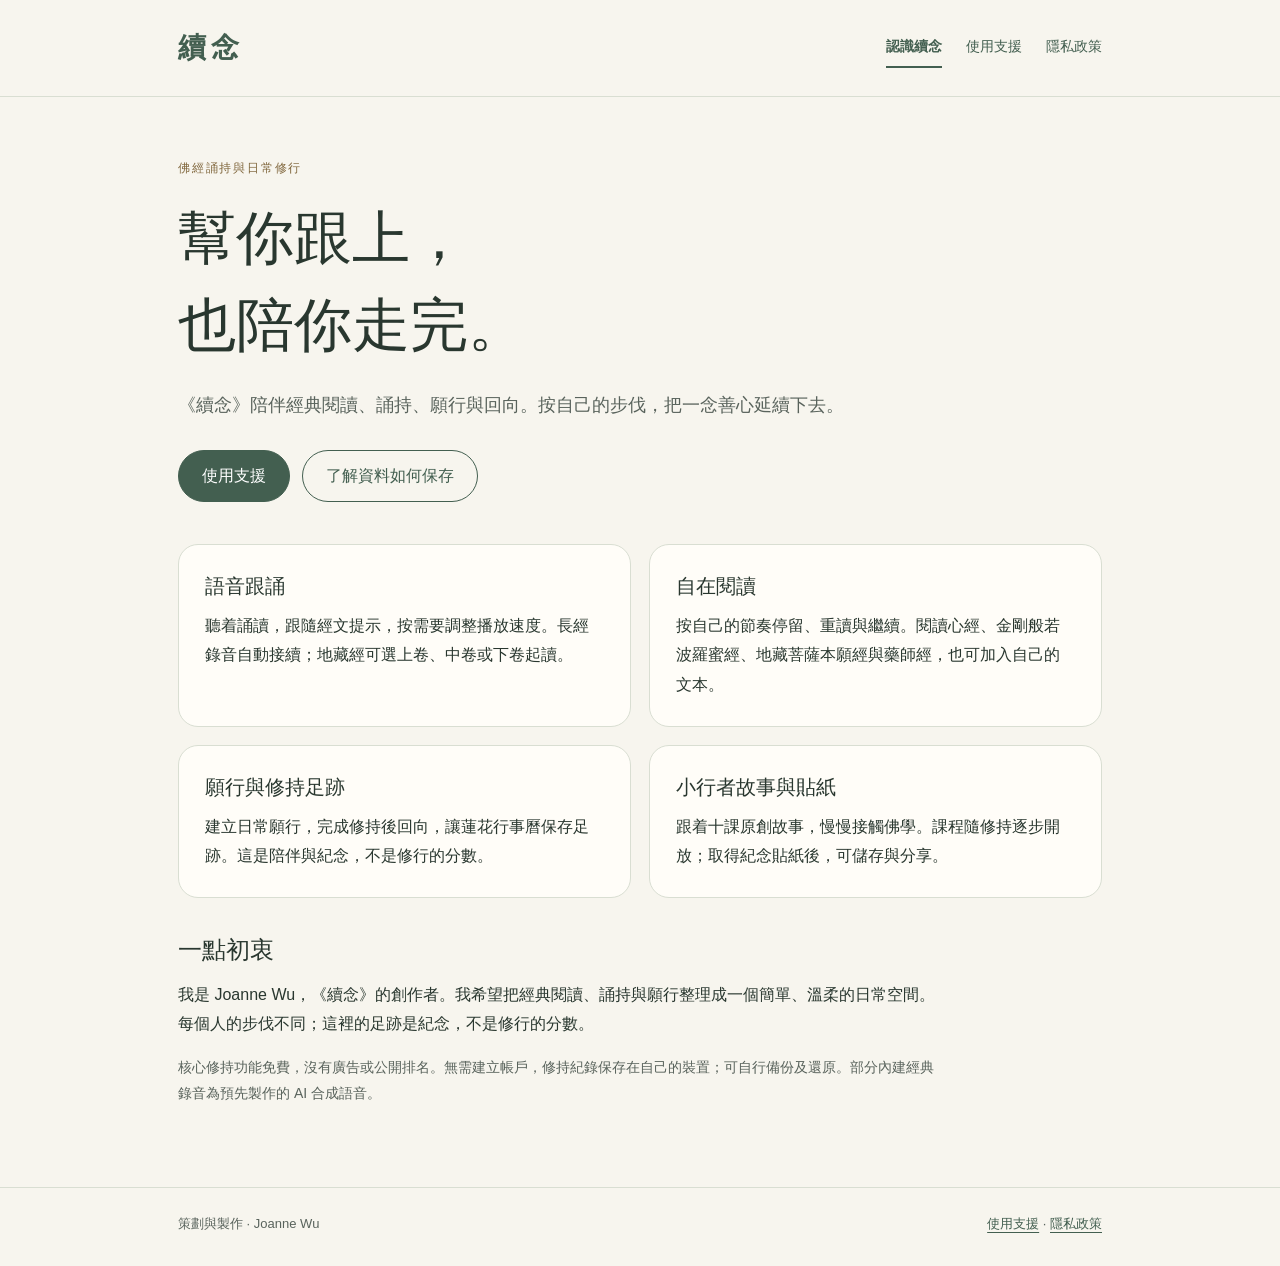
<file: index.html>
<!doctype html>
<html lang="zh-Hant-HK"><head><meta charset="utf-8"><meta name="viewport" content="width=device-width, initial-scale=1"><meta name="description" content="《續念》佛經誦持與日常修行：語音跟誦、自在閱讀、願行、回向及小行者故事。"><meta name="theme-color" content="#f7f5ee"><title>認識續念｜續念</title><link rel="stylesheet" href="styles.css"></head>
<body><a class="skip" href="#main">跳至主要內容</a><header><div class="wrap"><a class="brand" href="index.html" aria-label="續念首頁">續念</a><nav aria-label="主要導覽"><a href="index.html" aria-current="page">認識續念</a><a href="support.html">使用支援</a><a href="privacy.html">隱私政策</a></nav></div></header><main class="wrap" id="main"><section class="hero"><p class="eyebrow">佛經誦持與日常修行</p><h1>幫你跟上，<br>也陪你走完。</h1><p class="lead">《續念》陪伴經典閱讀、誦持、願行與回向。按自己的步伐，把一念善心延續下去。</p><div class="actions"><a class="button primary" href="support.html">使用支援</a><a class="button" href="privacy.html">了解資料如何保存</a></div></section>
<div class="grid"><section class="card"><h3>語音跟誦</h3><p>聽着誦讀，跟隨經文提示，按需要調整播放速度。長經錄音自動接續；地藏經可選上卷、中卷或下卷起讀。</p></section><section class="card"><h3>自在閱讀</h3><p>按自己的節奏停留、重讀與繼續。閱讀心經、金剛般若波羅蜜經、地藏菩薩本願經與藥師經，也可加入自己的文本。</p></section><section class="card"><h3>願行與修持足跡</h3><p>建立日常願行，完成修持後回向，讓蓮花行事曆保存足跡。這是陪伴與紀念，不是修行的分數。</p></section><section class="card"><h3>小行者故事與貼紙</h3><p>跟着十課原創故事，慢慢接觸佛學。課程隨修持逐步開放；取得紀念貼紙後，可儲存與分享。</p></section></div>
<section class="prose"><h2>一點初衷</h2><p>我是 Joanne Wu，《續念》的創作者。我希望把經典閱讀、誦持與願行整理成一個簡單、溫柔的日常空間。每個人的步伐不同；這裡的足跡是紀念，不是修行的分數。</p><p class="note">核心修持功能免費，沒有廣告或公開排名。無需建立帳戶，修持紀錄保存在自己的裝置；可自行備份及還原。部分內建經典錄音為預先製作的 AI 合成語音。</p></section></main><footer><div class="wrap"><span>策劃與製作 · Joanne Wu</span><span><a href="support.html">使用支援</a> · <a href="privacy.html">隱私政策</a></span></div></footer></body></html>
</file>
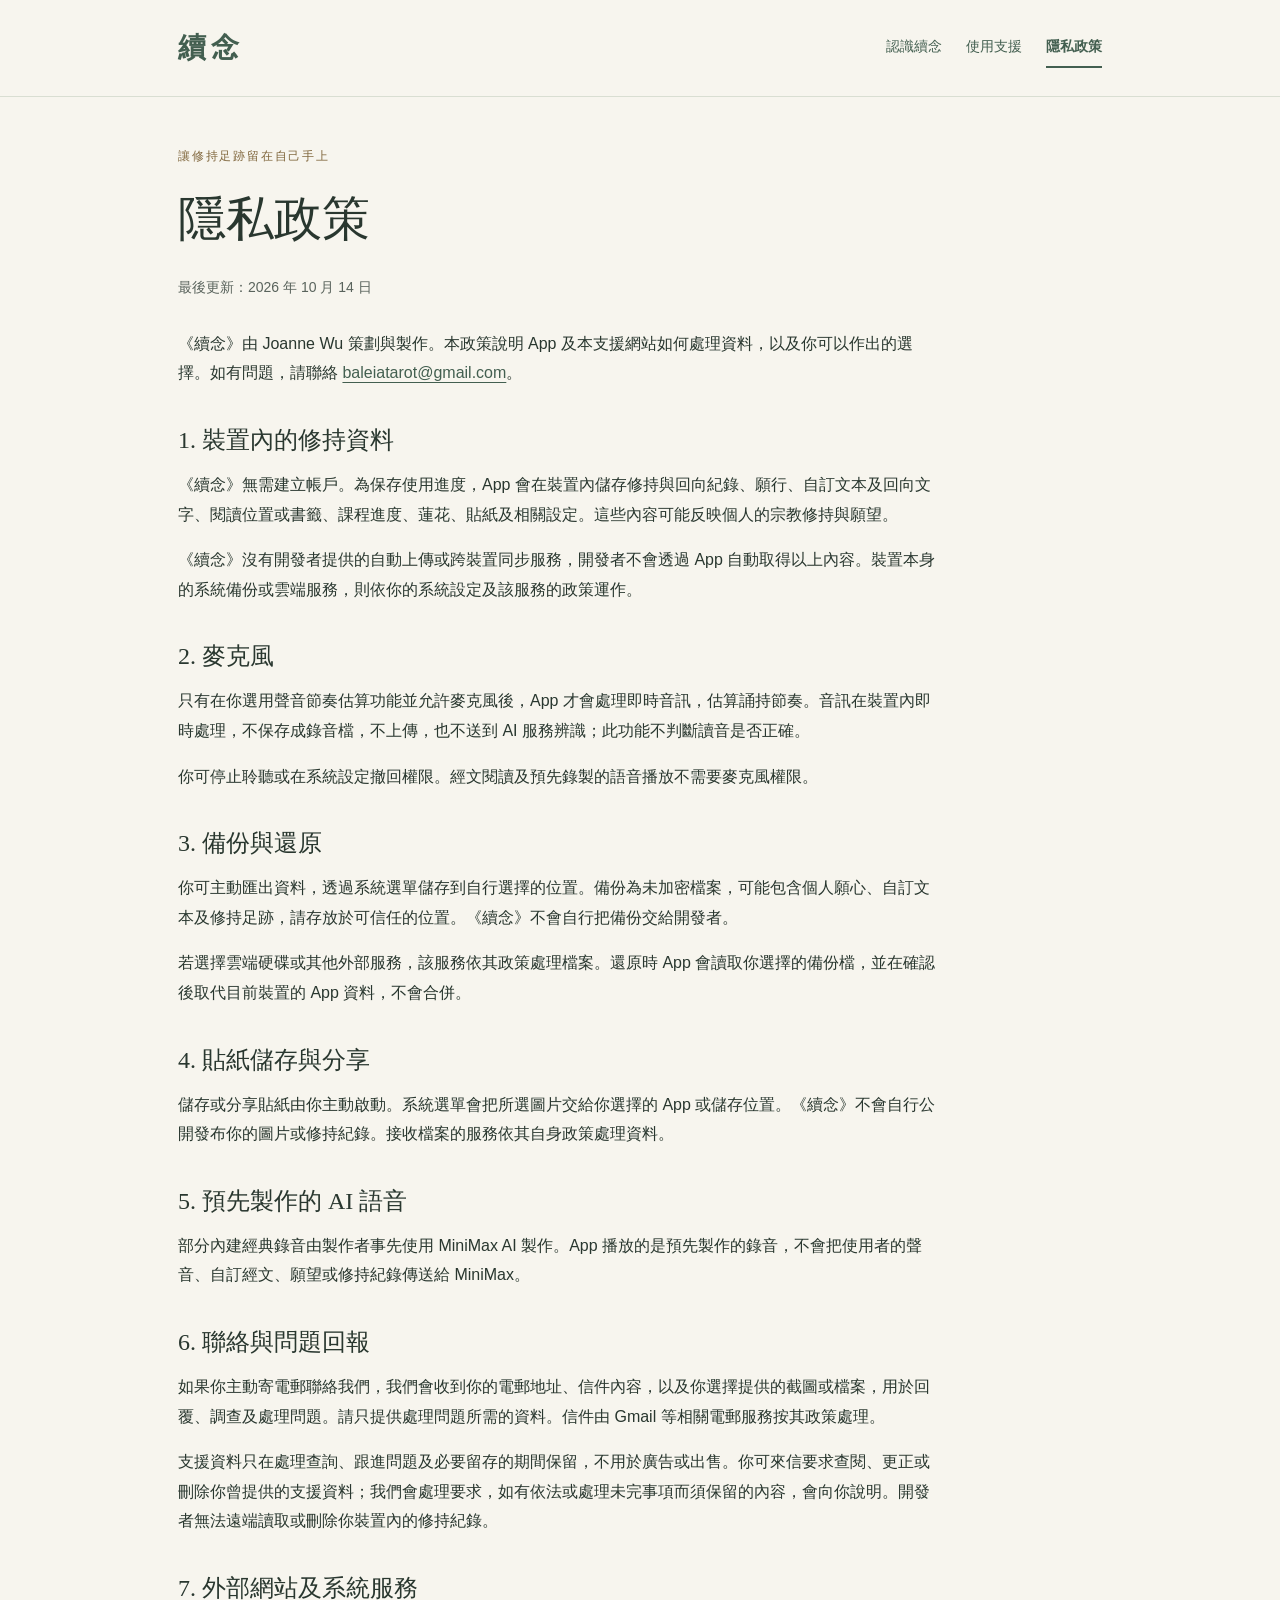
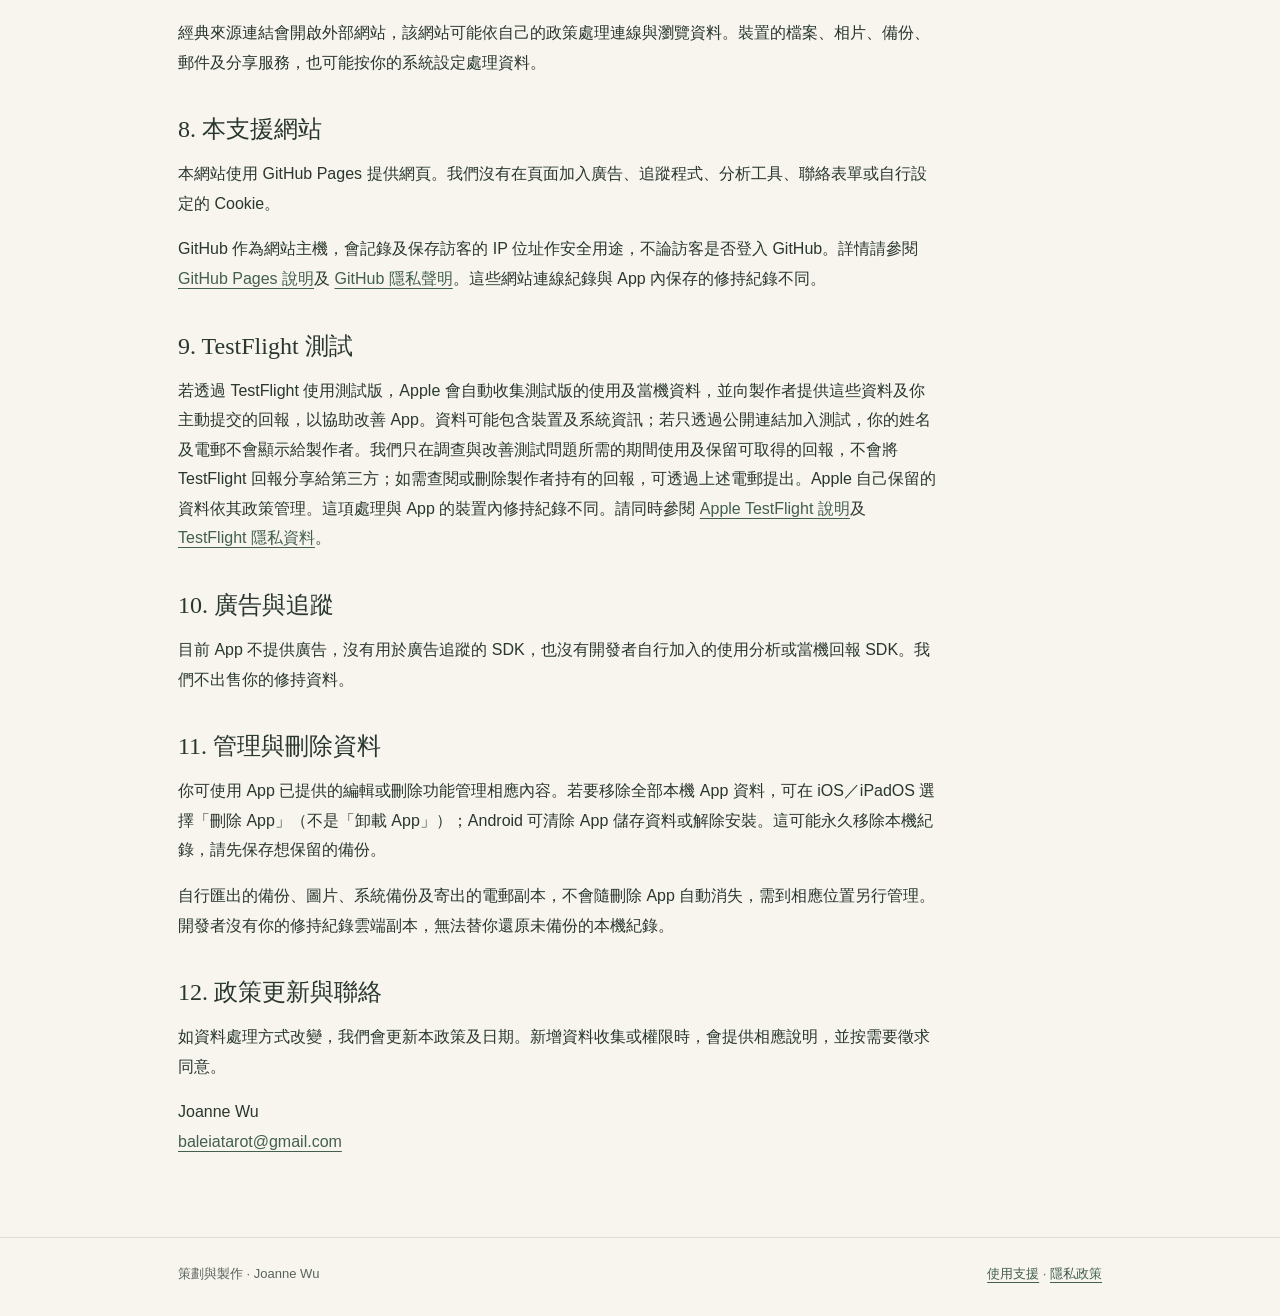
<file: privacy.html>
<!doctype html>
<html lang="zh-Hant-HK"><head><meta charset="utf-8"><meta name="viewport" content="width=device-width, initial-scale=1"><meta name="description" content="《續念》App 與支援網站的隱私政策，包括裝置內資料、麥克風、備份、分享及問題回報。"><meta name="theme-color" content="#f7f5ee"><title>隱私政策｜續念</title><link rel="stylesheet" href="styles.css"></head>
<body><a class="skip" href="#main">跳至主要內容</a><header><div class="wrap"><a class="brand" href="index.html" aria-label="續念首頁">續念</a><nav aria-label="主要導覽"><a href="index.html">認識續念</a><a href="support.html">使用支援</a><a href="privacy.html" aria-current="page">隱私政策</a></nav></div></header><main class="wrap" id="main"><article class="prose"><p class="eyebrow">讓修持足跡留在自己手上</p><h1>隱私政策</h1><p class="meta">最後更新：2026 年 10 月 14 日</p><p>《續念》由 Joanne Wu 策劃與製作。本政策說明 App 及本支援網站如何處理資料，以及你可以作出的選擇。如有問題，請聯絡 <a href="mailto:baleiatarot@gmail.com">baleiatarot@gmail.com</a>。</p>
<section><h2>1. 裝置內的修持資料</h2><p>《續念》無需建立帳戶。為保存使用進度，App 會在裝置內儲存修持與回向紀錄、願行、自訂文本及回向文字、閱讀位置或書籤、課程進度、蓮花、貼紙及相關設定。這些內容可能反映個人的宗教修持與願望。</p><p>《續念》沒有開發者提供的自動上傳或跨裝置同步服務，開發者不會透過 App 自動取得以上內容。裝置本身的系統備份或雲端服務，則依你的系統設定及該服務的政策運作。</p></section>
<section><h2>2. 麥克風</h2><p>只有在你選用聲音節奏估算功能並允許麥克風後，App 才會處理即時音訊，估算誦持節奏。音訊在裝置內即時處理，不保存成錄音檔，不上傳，也不送到 AI 服務辨識；此功能不判斷讀音是否正確。</p><p>你可停止聆聽或在系統設定撤回權限。經文閱讀及預先錄製的語音播放不需要麥克風權限。</p></section>
<section><h2>3. 備份與還原</h2><p>你可主動匯出資料，透過系統選單儲存到自行選擇的位置。備份為未加密檔案，可能包含個人願心、自訂文本及修持足跡，請存放於可信任的位置。《續念》不會自行把備份交給開發者。</p><p>若選擇雲端硬碟或其他外部服務，該服務依其政策處理檔案。還原時 App 會讀取你選擇的備份檔，並在確認後取代目前裝置的 App 資料，不會合併。</p></section>
<section><h2>4. 貼紙儲存與分享</h2><p>儲存或分享貼紙由你主動啟動。系統選單會把所選圖片交給你選擇的 App 或儲存位置。《續念》不會自行公開發布你的圖片或修持紀錄。接收檔案的服務依其自身政策處理資料。</p></section>
<section><h2>5. 預先製作的 AI 語音</h2><p>部分內建經典錄音由製作者事先使用 MiniMax AI 製作。App 播放的是預先製作的錄音，不會把使用者的聲音、自訂經文、願望或修持紀錄傳送給 MiniMax。</p></section>
<section><h2>6. 聯絡與問題回報</h2><p>如果你主動寄電郵聯絡我們，我們會收到你的電郵地址、信件內容，以及你選擇提供的截圖或檔案，用於回覆、調查及處理問題。請只提供處理問題所需的資料。信件由 Gmail 等相關電郵服務按其政策處理。</p><p>支援資料只在處理查詢、跟進問題及必要留存的期間保留，不用於廣告或出售。你可來信要求查閱、更正或刪除你曾提供的支援資料；我們會處理要求，如有依法或處理未完事項而須保留的內容，會向你說明。開發者無法遠端讀取或刪除你裝置內的修持紀錄。</p></section>
<section><h2>7. 外部網站及系統服務</h2><p>經典來源連結會開啟外部網站，該網站可能依自己的政策處理連線與瀏覽資料。裝置的檔案、相片、備份、郵件及分享服務，也可能按你的系統設定處理資料。</p></section>
<section><h2>8. 本支援網站</h2><p>本網站使用 GitHub Pages 提供網頁。我們沒有在頁面加入廣告、追蹤程式、分析工具、聯絡表單或自行設定的 Cookie。</p><p>GitHub 作為網站主機，會記錄及保存訪客的 IP 位址作安全用途，不論訪客是否登入 GitHub。詳情請參閱 <a href="https://docs.github.com/en/pages/getting-started-with-github-pages/what-is-github-pages">GitHub Pages 說明</a>及 <a href="https://docs.github.com/en/site-policy/privacy-policies/github-general-privacy-statement">GitHub 隱私聲明</a>。這些網站連線紀錄與 App 內保存的修持紀錄不同。</p></section>
<section><h2>9. TestFlight 測試</h2><p>若透過 TestFlight 使用測試版，Apple 會自動收集測試版的使用及當機資料，並向製作者提供這些資料及你主動提交的回報，以協助改善 App。資料可能包含裝置及系統資訊；若只透過公開連結加入測試，你的姓名及電郵不會顯示給製作者。我們只在調查與改善測試問題所需的期間使用及保留可取得的回報，不會將 TestFlight 回報分享給第三方；如需查閱或刪除製作者持有的回報，可透過上述電郵提出。Apple 自己保留的資料依其政策管理。這項處理與 App 的裝置內修持紀錄不同。請同時參閱 <a href="https://testflight.apple.com/">Apple TestFlight 說明</a>及 <a href="https://www.apple.com/legal/privacy/data/en/test-flight/">TestFlight 隱私資料</a>。</p></section>
<section><h2>10. 廣告與追蹤</h2><p>目前 App 不提供廣告，沒有用於廣告追蹤的 SDK，也沒有開發者自行加入的使用分析或當機回報 SDK。我們不出售你的修持資料。</p></section>
<section><h2>11. 管理與刪除資料</h2><p>你可使用 App 已提供的編輯或刪除功能管理相應內容。若要移除全部本機 App 資料，可在 iOS／iPadOS 選擇「刪除 App」（不是「卸載 App」）；Android 可清除 App 儲存資料或解除安裝。這可能永久移除本機紀錄，請先保存想保留的備份。</p><p>自行匯出的備份、圖片、系統備份及寄出的電郵副本，不會隨刪除 App 自動消失，需到相應位置另行管理。開發者沒有你的修持紀錄雲端副本，無法替你還原未備份的本機紀錄。</p></section>
<section><h2>12. 政策更新與聯絡</h2><p>如資料處理方式改變，我們會更新本政策及日期。新增資料收集或權限時，會提供相應說明，並按需要徵求同意。</p><p>Joanne Wu<br><a href="mailto:baleiatarot@gmail.com">baleiatarot@gmail.com</a></p></section></article></main><footer><div class="wrap"><span>策劃與製作 · Joanne Wu</span><span><a href="support.html">使用支援</a> · <a href="privacy.html">隱私政策</a></span></div></footer></body></html>
</file>
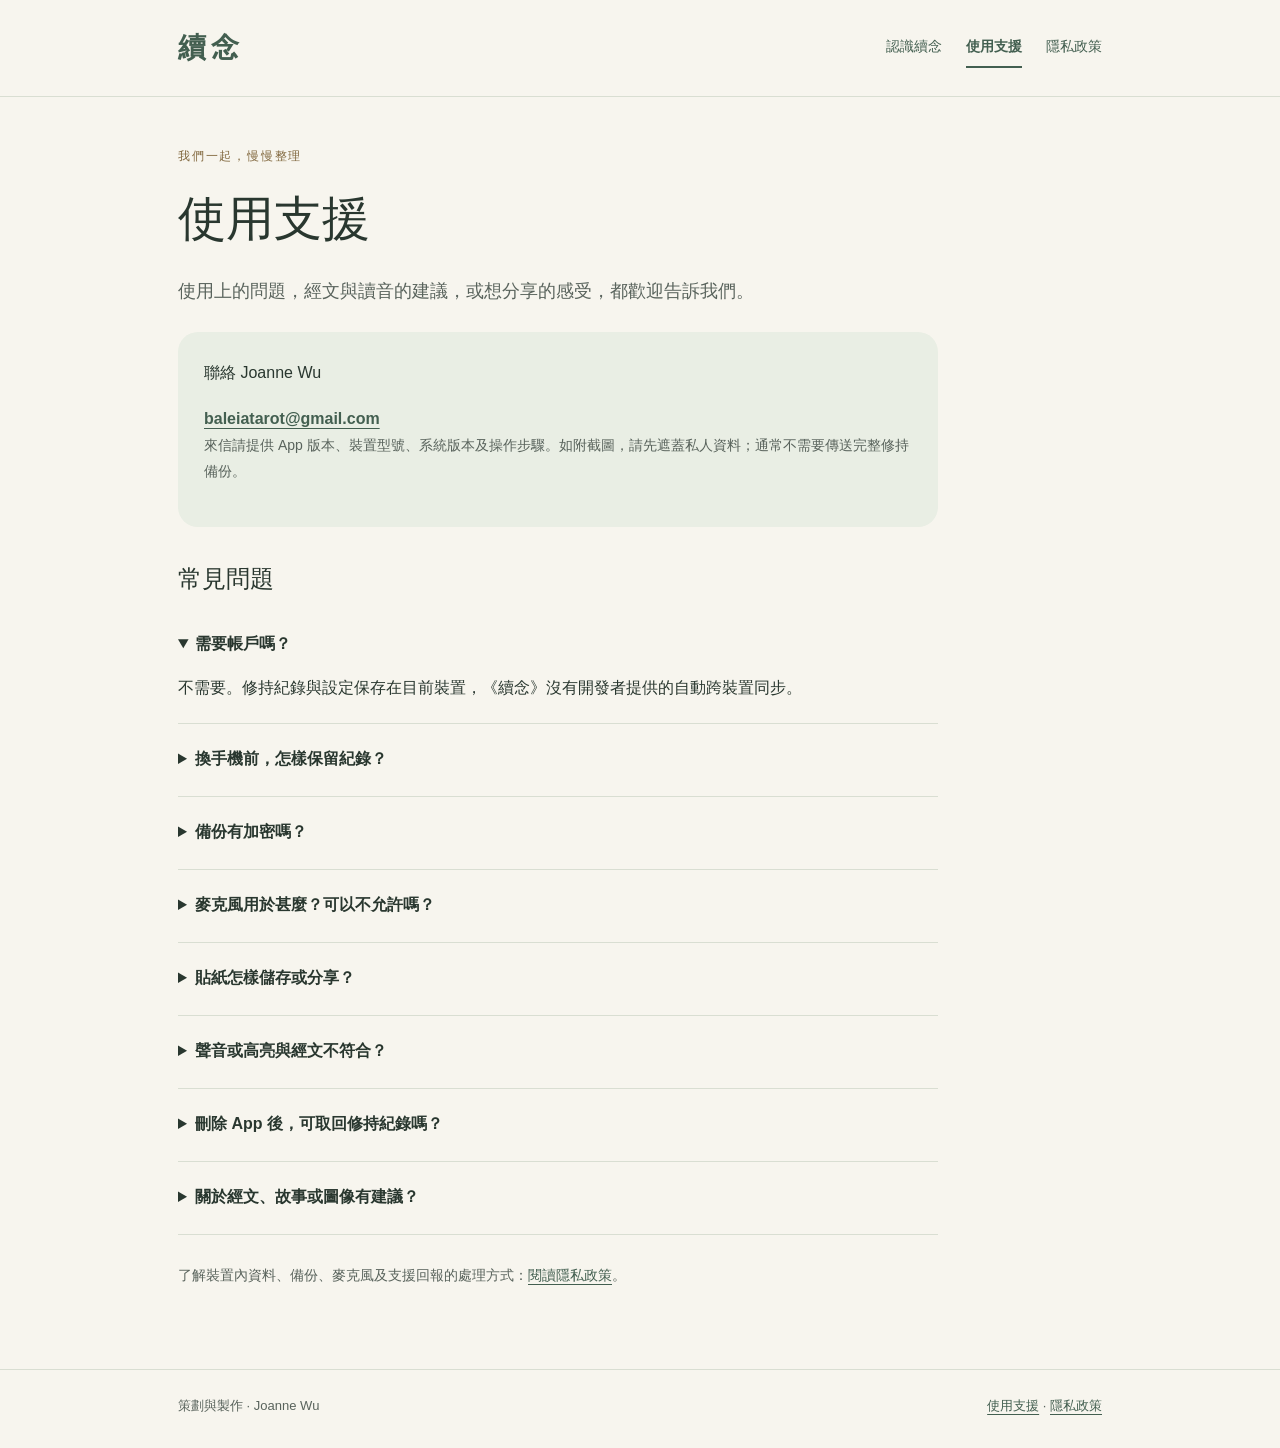
<file: support.html>
<!doctype html>
<html lang="zh-Hant-HK"><head><meta charset="utf-8"><meta name="viewport" content="width=device-width, initial-scale=1"><meta name="description" content="《續念》使用支援、常見問題、備份與還原、貼紙分享及聯絡方法。"><meta name="theme-color" content="#f7f5ee"><title>使用支援｜續念</title><link rel="stylesheet" href="styles.css"></head>
<body><a class="skip" href="#main">跳至主要內容</a><header><div class="wrap"><a class="brand" href="index.html" aria-label="續念首頁">續念</a><nav aria-label="主要導覽"><a href="index.html">認識續念</a><a href="support.html" aria-current="page">使用支援</a><a href="privacy.html">隱私政策</a></nav></div></header><main class="wrap" id="main"><div class="prose"><p class="eyebrow">我們一起，慢慢整理</p><h1>使用支援</h1><p class="lead">使用上的問題，經文與讀音的建議，或想分享的感受，都歡迎告訴我們。</p><div class="contact"><p>聯絡 Joanne Wu</p><a href="mailto:baleiatarot@gmail.com">baleiatarot@gmail.com</a><p class="note">來信請提供 App 版本、裝置型號、系統版本及操作步驟。如附截圖，請先遮蓋私人資料；通常不需要傳送完整修持備份。</p></div><h2>常見問題</h2>
<details open><summary>需要帳戶嗎？</summary><p>不需要。修持紀錄與設定保存在目前裝置，《續念》沒有開發者提供的自動跨裝置同步。</p></details>
<details><summary>換手機前，怎樣保留紀錄？</summary><p>到「我的」開啟「備份與還原」，匯出目前資料，並確認檔案已存到自己選擇的位置。在新裝置選擇備份檔案，按提示還原。還原會取代目前裝置的資料，不會合併；操作前先保存現況。</p></details>
<details><summary>備份有加密嗎？</summary><p>備份檔沒有加密，可能包含自訂文本、願心及修持足跡。請存到自己信任的位置；《續念》不會自行上傳備份。</p></details>
<details><summary>麥克風用於甚麼？可以不允許嗎？</summary><p>麥克風只在你選用聲音節奏估算功能時，在裝置內即時估算誦持節奏。不保存或上傳錄音，也不判斷讀音是否正確。你可在裝置設定撤回權限；閱讀及內建錄音播放無需麥克風。</p></details>
<details><summary>貼紙怎樣儲存或分享？</summary><p>取得貼紙後，在貼紙詳情頁使用儲存或分享功能，再按系統選單選擇位置或 App。尚未取得的貼紙可查看，但不能匯出。若選單沒有顯示預期選項，請告訴我們裝置型號及使用步驟。</p></details>
<details><summary>聲音或高亮與經文不符合？</summary><p>請提供經典名稱、語言、播放速度，以及大約時間或段落。部分內建錄音為預先製作的 AI 合成語音，我們會按回報校對。</p></details>
<details><summary>刪除 App 後，可取回修持紀錄嗎？</summary><p>刪除 App 可能同時刪除本機紀錄。開發者沒有你的雲端副本；若有自行保存的備份，可以重新安裝後還原。換機或刪除 App 前，先確認備份已保存。</p></details>
<details><summary>關於經文、故事或圖像有建議？</summary><p>歡迎提供經典名稱、段落、課程或貼紙名稱，以及你的建議和參考來源。App 內「我的 → 關於續念 → 經典與故事來源」可查看文本來源與教法參照。</p></details><p class="note" style="margin-top:28px">了解裝置內資料、備份、麥克風及支援回報的處理方式：<a href="privacy.html">閱讀隱私政策</a>。</p></div></main><footer><div class="wrap"><span>策劃與製作 · Joanne Wu</span><span><a href="support.html">使用支援</a> · <a href="privacy.html">隱私政策</a></span></div></footer></body></html>
</file>
<file: styles.css>
:root{color-scheme:light;--paper:#f7f5ee;--card:#fffdf8;--ink:#29372f;--muted:#59635c;--green:#435f50;--line:#d9ded2;--gold:#80673d}*{box-sizing:border-box}body{margin:0;background:var(--paper);color:var(--ink);font-family:-apple-system,BlinkMacSystemFont,"PingFang TC","Microsoft JhengHei",sans-serif;line-height:1.85}a{color:var(--green);text-underline-offset:4px;overflow-wrap:anywhere}a:hover{color:#213e2b}a:focus-visible,summary:focus-visible{outline:3px solid var(--gold);outline-offset:5px;border-radius:3px}.skip{position:absolute;left:12px;top:-80px;background:white;padding:10px;z-index:2}.skip:focus{top:12px}.wrap{max-width:980px;margin:auto;padding:0 28px}header{border-bottom:1px solid var(--line)}header .wrap{display:flex;align-items:center;justify-content:space-between;gap:16px;padding-top:22px;padding-bottom:22px}.brand{text-decoration:none;font-family:"Songti TC","Noto Serif TC",serif;font-size:28px;letter-spacing:.18em;font-weight:600}nav{display:flex;flex-wrap:wrap;gap:12px 24px}nav a{text-decoration:none;font-size:14px;padding:6px 0}nav a[aria-current=page]{border-bottom:2px solid var(--green);font-weight:600}main{padding-top:48px!important;padding-bottom:64px!important}.eyebrow{font-size:12px;color:var(--gold);letter-spacing:.15em}h1,h2,h3{line-height:1.5;font-family:"Songti TC","Noto Serif TC",serif;font-weight:500}h1{font-size:clamp(30px,6vw,48px);margin:12px 0 20px}h2{font-size:24px;margin:34px 0 12px}h3{font-size:20px;margin:0 0 10px}p{margin:0 0 16px}.lead{font-size:18px;max-width:700px;color:var(--muted)}.hero{padding:12px 0 42px;max-width:760px}.hero h1{font-size:clamp(34px,7vw,58px)}.actions{display:flex;gap:12px;flex-wrap:wrap;margin-top:28px}.button{display:inline-block;padding:10px 23px;border:1px solid var(--green);border-radius:100px;text-decoration:none;min-height:46px;font-weight:500}.button.primary{color:white;background:var(--green)}.grid{display:grid;grid-template-columns:repeat(2,minmax(0,1fr));gap:18px}.card{padding:26px;border:1px solid var(--line);border-radius:20px;background:var(--card)}.card p:last-child{margin:0}.note{color:var(--muted);font-size:14px}.contact{background:#e9eee4;border-radius:20px;padding:26px;margin:24px 0 32px}.contact a{font-weight:600}.prose{max-width:760px}.prose section{margin-top:30px}.prose ul{padding-left:24px}details{border-bottom:1px solid var(--line);padding:20px 0}summary{cursor:pointer;min-height:32px;font-weight:600}details p{padding-top:12px;margin-bottom:0}footer{border-top:1px solid var(--line);color:var(--muted);font-size:13px}footer .wrap{padding-top:24px;padding-bottom:30px;display:flex;gap:16px;justify-content:space-between;flex-wrap:wrap}.meta{font-size:14px;color:var(--muted);margin-bottom:28px}@media(max-width:600px){.wrap{padding-left:20px;padding-right:20px}header .wrap{align-items:flex-start;flex-direction:column;gap:8px;padding-top:17px;padding-bottom:15px}nav{gap:10px 22px}.grid{grid-template-columns:1fr}.card{padding:22px}main{padding-top:30px!important;padding-bottom:44px!important}.hero{padding-bottom:28px}.contact{padding:22px}.lead{font-size:17px}}
</file>
